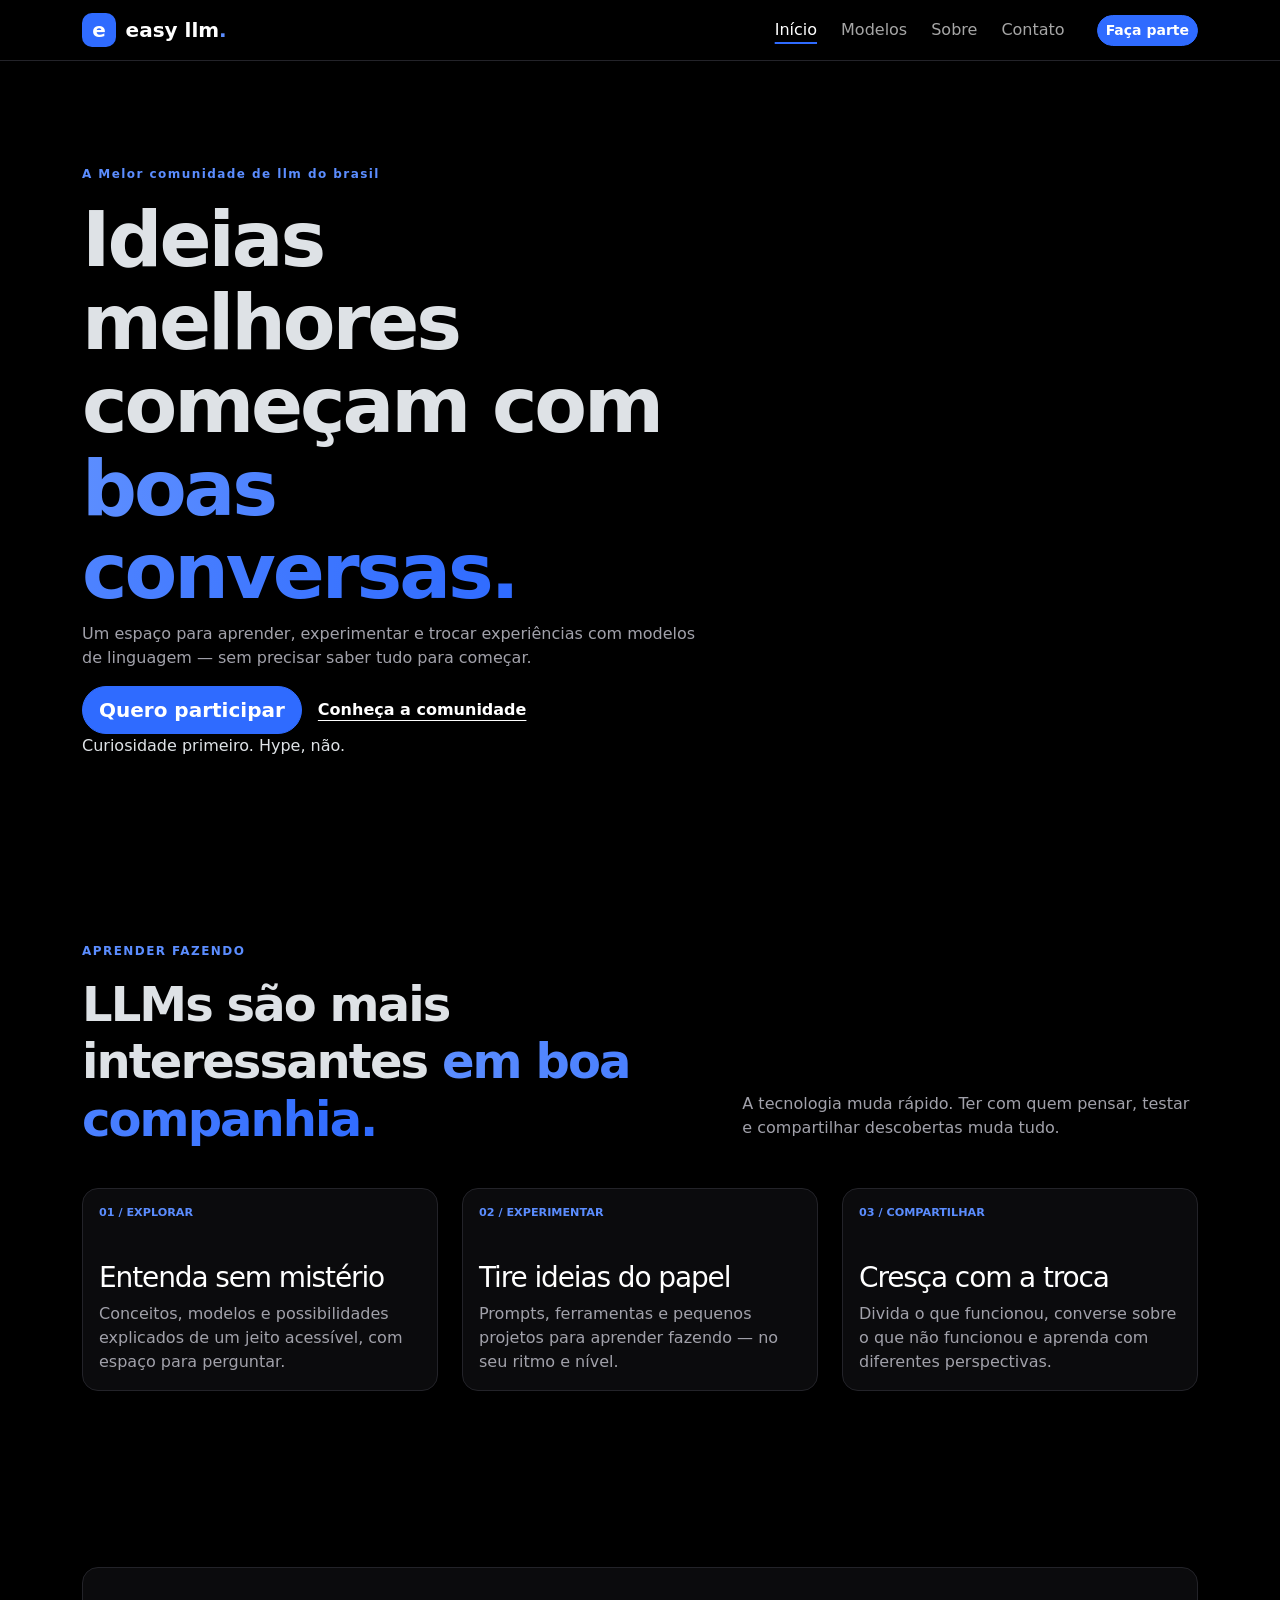
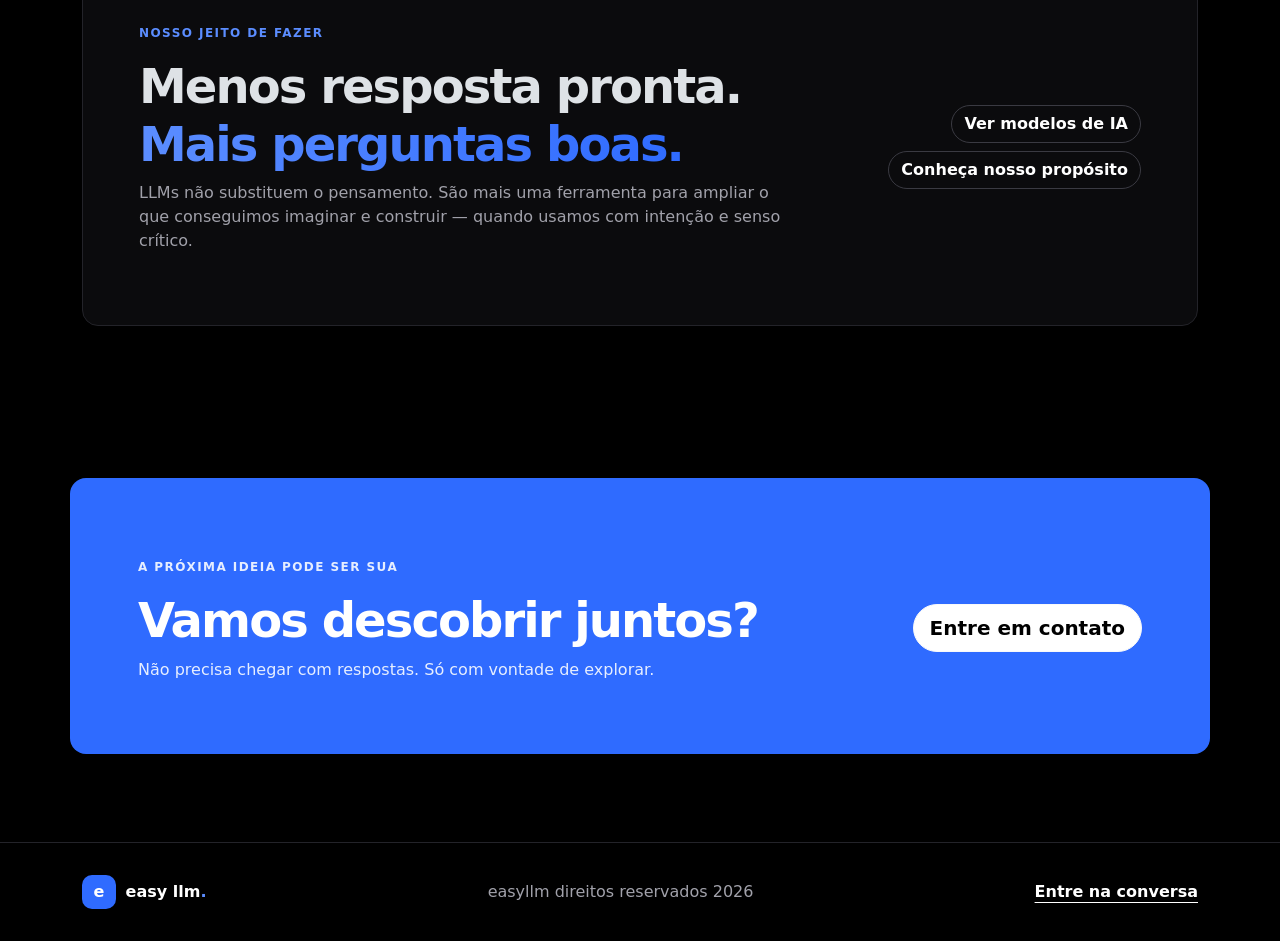
<file: index.html>
<!doctype html>
<html lang="pt-BR" data-bs-theme="dark">
<head>
  <meta charset="utf-8">
  <meta name="viewport" content="width=device-width, initial-scale=1">
  <meta name="description" content="easy llm: uma comunidade para aprender, experimentar e conversar sobre modelos de linguagem.">
  <title>easy llm — Comunidade de LLMs</title>
  <link href="https://cdn.jsdelivr.net/npm/bootstrap@5.3.3/dist/css/bootstrap.min.css" rel="stylesheet">
  <link href="css/style.css" rel="stylesheet">
</head>
<body>
  <nav class="navbar navbar-expand-lg sticky-top site-navbar" aria-label="Navegação principal">
    <div class="container">
      <a class="navbar-brand brand" href="index.html" aria-label="easy llm — página inicial">
        <span class="brand-mark" aria-hidden="true">e</span>
        <span>easy llm<span class="brand-period">.</span></span>
      </a>
      <button class="navbar-toggler" type="button" data-bs-toggle="collapse" data-bs-target="#menu-principal" aria-controls="menu-principal" aria-expanded="false" aria-label="Abrir menu">
        <span class="navbar-toggler-icon"></span>
      </button>
      <div class="collapse navbar-collapse" id="menu-principal">
        <ul class="navbar-nav ms-auto align-items-lg-center gap-lg-2">
          <li class="nav-item"><a class="nav-link active" href="index.html" aria-current="page">Início</a></li>
          <li class="nav-item"><a class="nav-link" href="modelos.html">Modelos</a></li>
          <li class="nav-item"><a class="nav-link" href="sobre.html">Sobre</a></li>
          <li class="nav-item"><a class="nav-link" href="contato.html">Contato</a></li>
          <li class="nav-item ms-lg-3"><a class="btn btn-brand btn-sm" href="contato.html#mensagem">Faça parte </a></li>
        </ul>
      </div>
    </div>
  </nav>

  <main id="conteudo">
    <header class="hero">
      <div class="container">
        <div class="row align-items-center g-5">
          <div class="col-lg-7">
            <p class="eyebrow">A Melor comunidade de llm do brasil</p>
            <h1>Ideias melhores começam com <span class="text-highlight">boas conversas.</span></h1>
            <p class="hero-copy">Um espaço para aprender, experimentar e trocar experiências com modelos de linguagem — sem precisar saber tudo para começar.</p>
            <div class="d-flex flex-wrap gap-3 align-items-center">
              <a class="btn btn-brand btn-lg" href="contato.html#mensagem">Quero participar</a>
              <a class="text-link" href="#comunidade">Conheça a comunidade</a>
            </div>
            <div class="hero-note"><span class="note-line" aria-hidden="true"></span> Curiosidade primeiro. Hype, não.</div>
          </div>
        </div>
      </div>
    </header>

    <section class="intro-section section-space" id="comunidade">
      <div class="container">
        <div class="section-heading row align-items-end g-3">
          <div class="col-lg-7">
            <p class="eyebrow">APRENDER FAZENDO</p>
            <h2>LLMs são mais interessantes <span class="text-highlight">em boa companhia.</span></h2>
          </div>
          <div class="col-lg-5"><p class="section-lead">A tecnologia muda rápido. Ter com quem pensar, testar e compartilhar descobertas muda tudo.</p></div>
        </div>
        <div class="row g-4 mt-2">
          <div class="col-md-4">
            <article class="card feature-card h-100">
              <div class="card-body">
                <span class="feature-number">01 / EXPLORAR</span>
                <h3 class="card-title">Entenda sem mistério</h3>
                <p class="card-text">Conceitos, modelos e possibilidades explicados de um jeito acessível, com espaço para perguntar.</p>
              </div>
            </article>
          </div>
          <div class="col-md-4">
            <article class="card feature-card h-100">
              <div class="card-body">
                <span class="feature-number">02 / EXPERIMENTAR</span>
                <h3 class="card-title">Tire ideias do papel</h3>
                <p class="card-text">Prompts, ferramentas e pequenos projetos para aprender fazendo — no seu ritmo e nível.</p>
              </div>
            </article>
          </div>
          <div class="col-md-4">
            <article class="card feature-card h-100">
              <div class="card-body">
                <span class="feature-number">03 / COMPARTILHAR</span>
                <h3 class="card-title">Cresça com a troca</h3>
                <p class="card-text">Divida o que funcionou, converse sobre o que não funcionou e aprenda com diferentes perspectivas.</p>
              </div>
            </article>
          </div>
        </div>
      </div>
    </section>

    <section class="manifesto-section section-space">
      <div class="container">
        <div class="manifesto-panel">
          <div class="row align-items-center g-4">
            <div class="col-lg-8">
              <p class="eyebrow">NOSSO JEITO DE FAZER</p>
              <h2>Menos resposta pronta.<br><span class="text-highlight">Mais perguntas boas.</span></h2>
              <p class="manifesto-copy">LLMs não substituem o pensamento. São mais uma ferramenta para ampliar o que conseguimos imaginar e construir — quando usamos com intenção e senso crítico.</p>
            </div>
            <div class="col-lg-4 text-lg-end">
              <a class="btn btn-outline-brand mb-2" href="modelos.html">Ver modelos de IA</a><br>
              <a class="btn btn-outline-brand" href="sobre.html">Conheça nosso propósito</a>
            </div>
          </div>
        </div>
      </div>
    </section>

    <section class="join-section section-space">
      <div class="container">
        <div class="join-panel row align-items-center g-4">
          <div class="col-lg-8">
            <p class="eyebrow">A PRÓXIMA IDEIA PODE SER SUA</p>
            <h2>Vamos descobrir juntos?</h2>
            <p>Não precisa chegar com respostas. Só com vontade de explorar.</p>
          </div>
          <div class="col-lg-4 text-lg-end"><a class="btn btn-light btn-lg join-button" href="contato.html#mensagem">Entre em contato</a></div>
        </div>
      </div>
    </section>
  </main>

  <footer class="site-footer">
    <div class="container d-flex flex-column flex-md-row justify-content-between align-items-md-center gap-3">
      <a class="brand footer-brand" href="index.html"><span class="brand-mark" aria-hidden="true">e</span><span>easy llm<span class="brand-period">.</span></span></a>
      <p class="footer-note mb-0">easyllm direitos reservados 2026</p>
      <a class="footer-link" href="contato.html">Entre na conversa </a>
    </div>
  </footer>

  <script src="https://cdn.jsdelivr.net/npm/bootstrap@5.3.3/dist/js/bootstrap.bundle.min.js"></script>
</body>
</html>
</file>
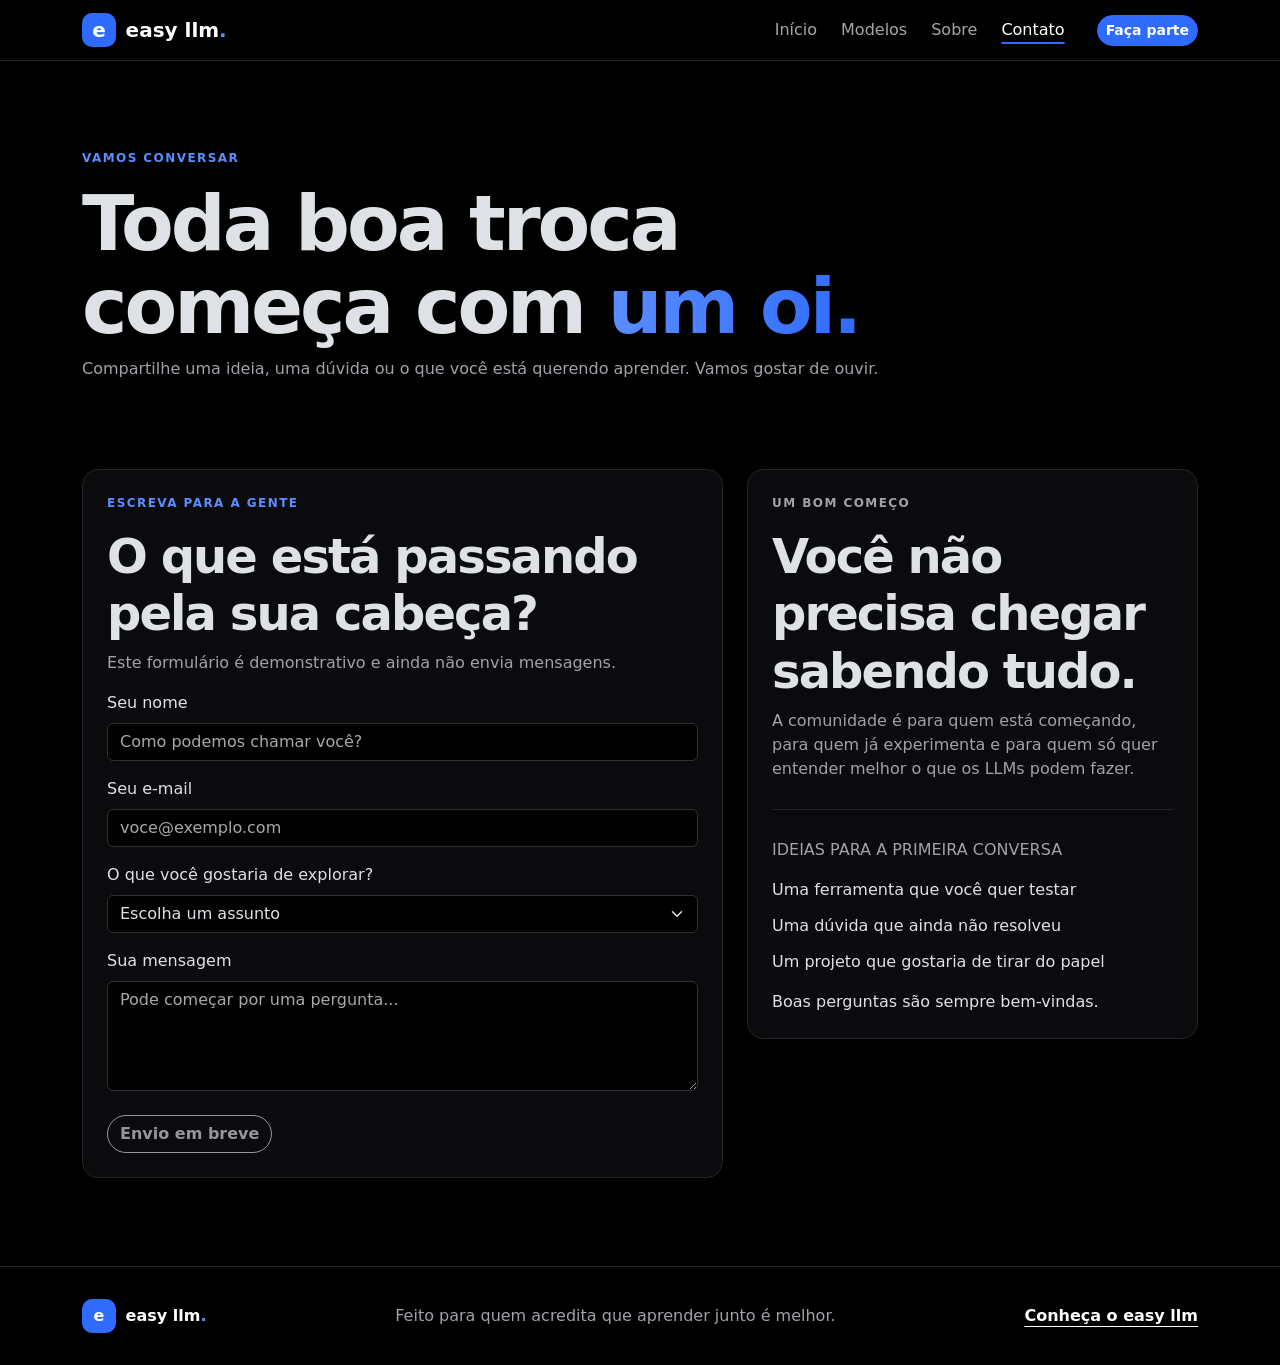
<file: contato.html>
<!doctype html>
<html lang="pt-BR" data-bs-theme="dark">
<head>
  <meta charset="utf-8">
  <meta name="viewport" content="width=device-width, initial-scale=1">
  <meta name="description" content="Entre em contato com a comunidade easy llm e conte o que você gostaria de explorar sobre LLMs.">
  <title>Contato — easy llm</title>
  <link href="https://cdn.jsdelivr.net/npm/bootstrap@5.3.3/dist/css/bootstrap.min.css" rel="stylesheet">
  <link href="css/style.css" rel="stylesheet">
</head>
<body>
  <a class="skip-link" href="#conteudo">Pular para o conteúdo</a>

  <nav class="navbar navbar-expand-lg sticky-top site-navbar" aria-label="Navegação principal">
    <div class="container">
      <a class="navbar-brand brand" href="index.html" aria-label="easy llm — página inicial">
        <span class="brand-mark" aria-hidden="true">e</span>
        <span>easy llm<span class="brand-period">.</span></span>
      </a>
      <button class="navbar-toggler" type="button" data-bs-toggle="collapse" data-bs-target="#menu-principal" aria-controls="menu-principal" aria-expanded="false" aria-label="Abrir menu">
        <span class="navbar-toggler-icon"></span>
      </button>
      <div class="collapse navbar-collapse" id="menu-principal">
        <ul class="navbar-nav ms-auto align-items-lg-center gap-lg-2">
          <li class="nav-item"><a class="nav-link" href="index.html">Início</a></li>
          <li class="nav-item"><a class="nav-link" href="modelos.html">Modelos</a></li>
          <li class="nav-item"><a class="nav-link" href="sobre.html">Sobre</a></li>
          <li class="nav-item"><a class="nav-link active" href="contato.html" aria-current="page">Contato</a></li>
          <li class="nav-item ms-lg-3"><a class="btn btn-brand btn-sm" href="#mensagem">Faça parte </a></li>
        </ul>
      </div>
    </div>
  </nav>

  <main id="conteudo">
    <header class="page-hero contact-hero">
      <div class="container">
        <p class="eyebrow"> VAMOS CONVERSAR</p>
        <h1>Toda boa troca começa com <span class="text-highlight">um oi.</span></h1>
        <p class="section-lead contact-lead">Compartilhe uma ideia, uma dúvida ou o que você está querendo aprender. Vamos gostar de ouvir.</p>
      </div>
    </header>

    <section class="contact-section section-space pt-0" id="mensagem">
      <div class="container">
        <div class="row g-4 align-items-start">
          <div class="col-lg-7">
            <div class="contact-card">
              <p class="eyebrow">ESCREVA PARA A GENTE</p>
              <h2>O que está passando pela sua cabeça?</h2>
              <p class="form-note">Este formulário é demonstrativo e ainda não envia mensagens.</p>
              <form>
                <div class="mb-3">
                  <label for="nome" class="form-label">Seu nome</label>
                  <input type="text" class="form-control" id="nome" name="nome" autocomplete="name" placeholder="Como podemos chamar você?">
                </div>
                <div class="mb-3">
                  <label for="email" class="form-label">Seu e-mail</label>
                  <input type="email" class="form-control" id="email" name="email" autocomplete="email" placeholder="voce@exemplo.com">
                </div>
                <div class="mb-3">
                  <label for="assunto" class="form-label">O que você gostaria de explorar?</label>
                  <select class="form-select" id="assunto" name="assunto">
                    <option selected disabled value="">Escolha um assunto</option>
                    <option value="comecar">Quero começar a aprender</option>
                    <option value="projeto">Tenho uma ideia de projeto</option>
                    <option value="trocar">Quero compartilhar experiências</option>
                    <option value="outro">Outro assunto</option>
                  </select>
                </div>
                <div class="mb-4">
                  <label for="mensagem-texto" class="form-label">Sua mensagem</label>
                  <textarea class="form-control" id="mensagem-texto" name="mensagem" rows="4" placeholder="Pode começar por uma pergunta..."></textarea>
                </div>
                <button class="btn btn-brand" type="button" disabled>Envio em breve </button>
              </form>
            </div>
          </div>
          <div class="col-lg-5">
            <aside class="contact-aside">
              <p class="eyebrow">UM BOM COMEÇO</p>
              <h2>Você não precisa chegar sabendo tudo.</h2>
              <p>A comunidade é para quem está começando, para quem já experimenta e para quem só quer entender melhor o que os LLMs podem fazer.</p>
              <div class="aside-divider"></div>
              <p class="aside-label">IDEIAS PARA A PRIMEIRA CONVERSA</p>
              <ul class="starter-list">
                <li>Uma ferramenta que você quer testar</li>
                <li>Uma dúvida que ainda não resolveu</li>
                <li>Um projeto que gostaria de tirar do papel</li>
              </ul>
              <div class="aside-stamp"> Boas perguntas são sempre bem-vindas.</div>
            </aside>
          </div>
        </div>
      </div>
    </section>
  </main>

  <footer class="site-footer">
    <div class="container d-flex flex-column flex-md-row justify-content-between align-items-md-center gap-3">
      <a class="brand footer-brand" href="index.html"><span class="brand-mark" aria-hidden="true">e</span><span>easy llm<span class="brand-period">.</span></span></a>
      <p class="footer-note mb-0">Feito para quem acredita que aprender junto é melhor.</p>
      <a class="footer-link" href="sobre.html">Conheça o easy llm</a>
    </div>
  </footer>

  <script src="https://cdn.jsdelivr.net/npm/bootstrap@5.3.3/dist/js/bootstrap.bundle.min.js"></script>
</body>
</html>
</file>
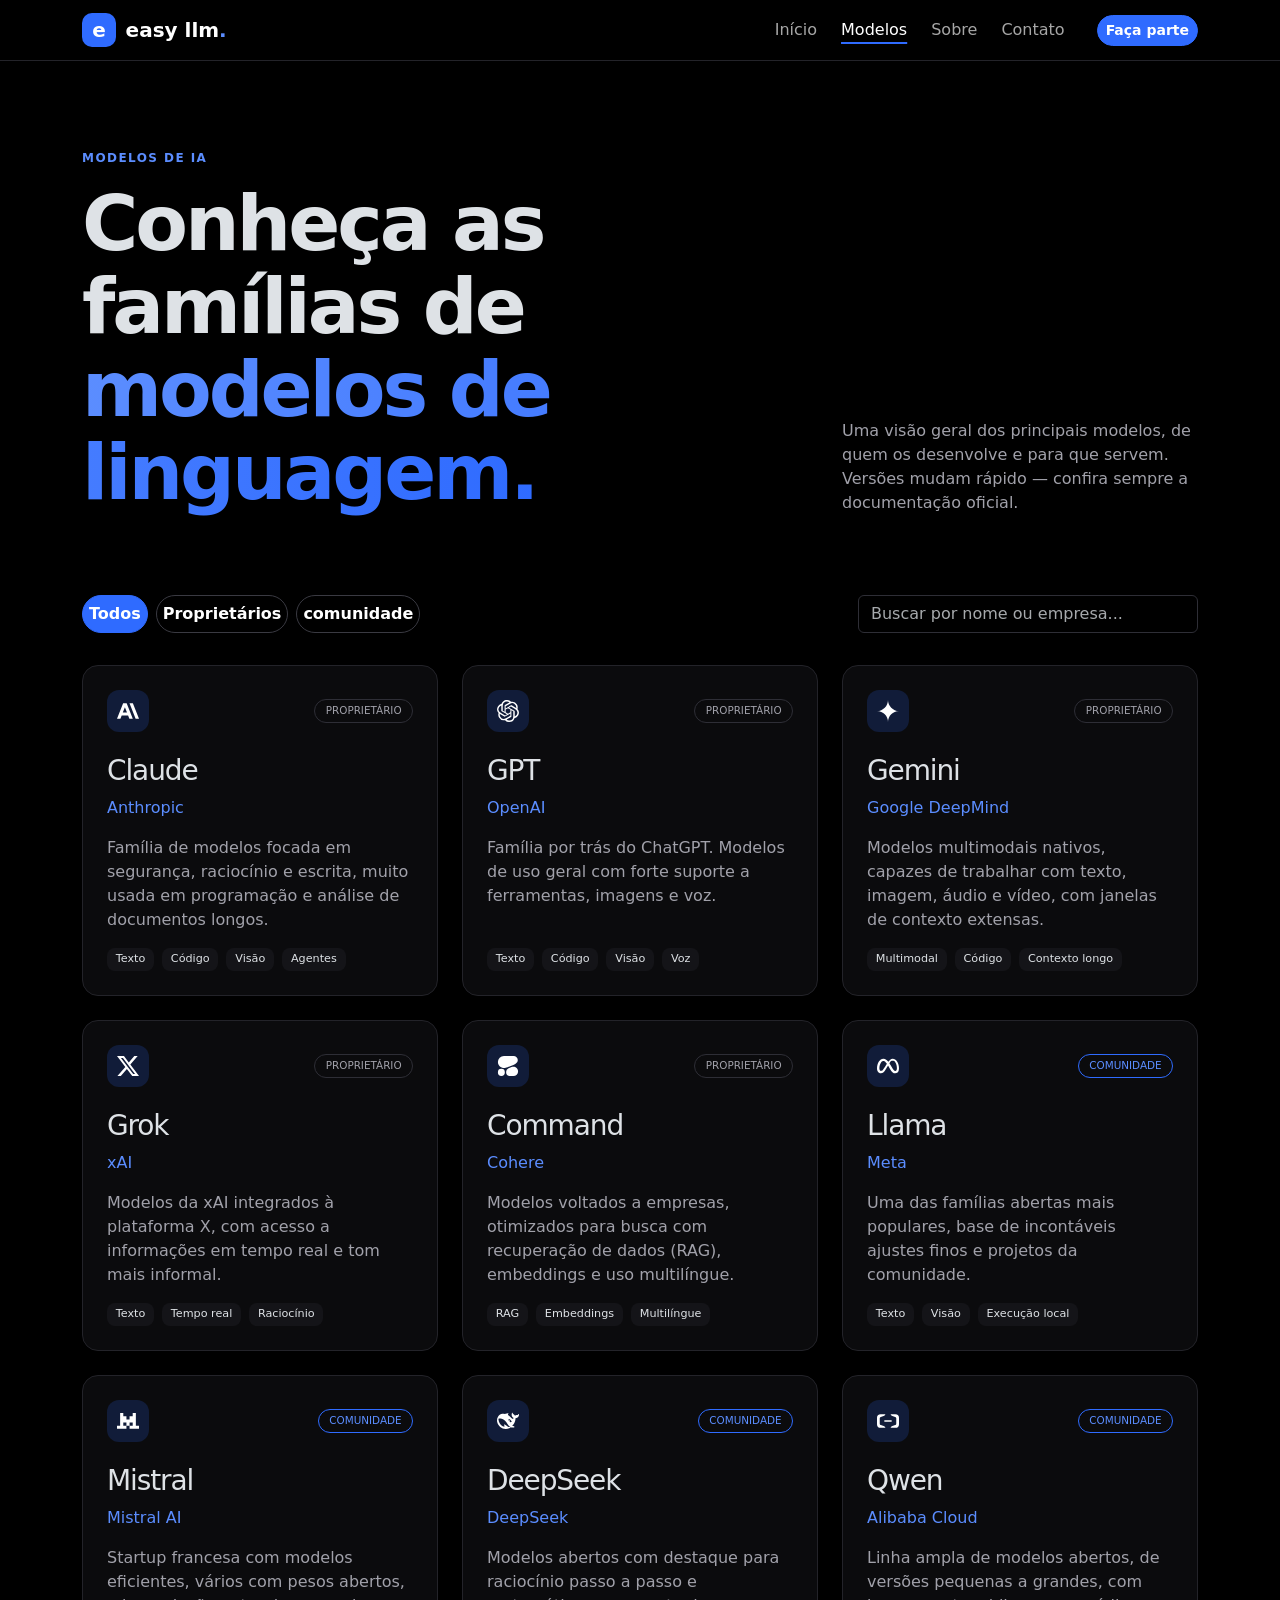
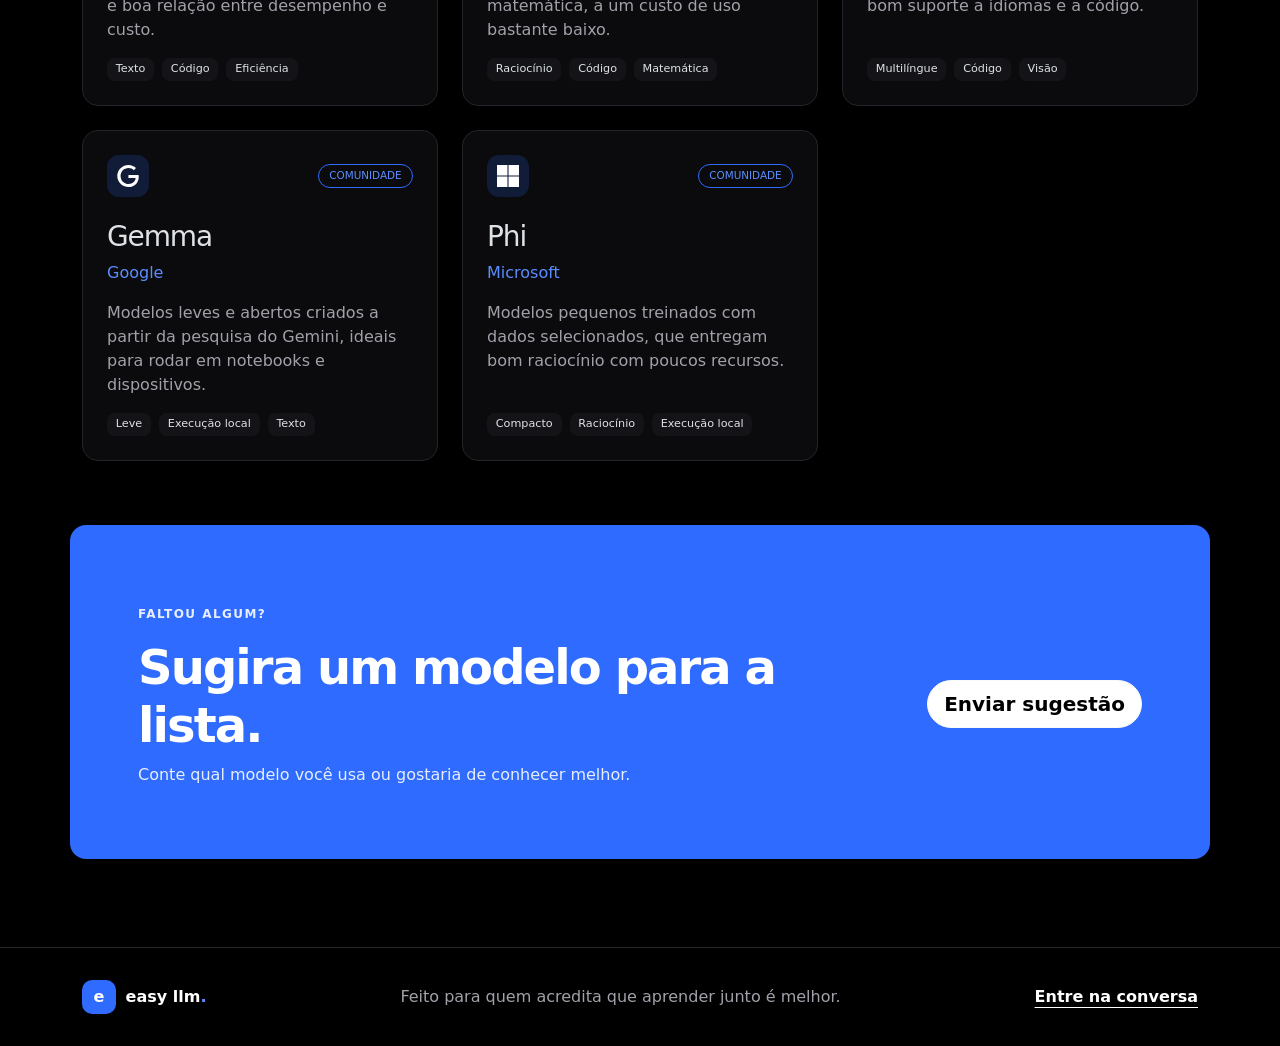
<file: modelos.html>
<!doctype html>
<html lang="pt-BR" data-bs-theme="dark">
<head>
  <meta charset="utf-8">
  <meta name="viewport" content="width=device-width, initial-scale=1">
  <meta name="description" content="Lista de modelos de inteligência artificial: proprietários e de pesos abertos, com empresa, descrição e usos.">
  <title>Modelos de IA — easy llm</title>
  <link href="https://cdn.jsdelivr.net/npm/bootstrap@5.3.3/dist/css/bootstrap.min.css" rel="stylesheet">
  <link href="css/style.css" rel="stylesheet">
</head>
<body>
  <a class="skip-link" href="#conteudo">Pular para o conteúdo</a>

  <nav class="navbar navbar-expand-lg sticky-top site-navbar" aria-label="Navegação principal">
    <div class="container">
      <a class="navbar-brand brand" href="index.html" aria-label="easy llm — página inicial">
        <span class="brand-mark" aria-hidden="true">e</span>
        <span>easy llm<span class="brand-period">.</span></span>
      </a>
      <button class="navbar-toggler" type="button" data-bs-toggle="collapse" data-bs-target="#menu-principal" aria-controls="menu-principal" aria-expanded="false" aria-label="Abrir menu">
        <span class="navbar-toggler-icon"></span>
      </button>
      <div class="collapse navbar-collapse" id="menu-principal">
        <ul class="navbar-nav ms-auto align-items-lg-center gap-lg-2">
          <li class="nav-item"><a class="nav-link" href="index.html">Início</a></li>
          <li class="nav-item"><a class="nav-link active" href="modelos.html" aria-current="page">Modelos</a></li>
          <li class="nav-item"><a class="nav-link" href="sobre.html">Sobre</a></li>
          <li class="nav-item"><a class="nav-link" href="contato.html">Contato</a></li>
          <li class="nav-item ms-lg-3"><a class="btn btn-brand btn-sm" href="contato.html#mensagem">Faça parte </a></li>
        </ul>
      </div>
    </div>
  </nav>

  <main id="conteudo">
    <header class="page-hero">
      <div class="container">
        <p class="eyebrow">MODELOS DE IA</p>
        <div class="row align-items-end g-4">
          <div class="col-lg-8">
            <h1>Conheça as famílias de <span class="text-highlight">modelos de linguagem.</span></h1>
          </div>
          <div class="col-lg-4"><p class="section-lead mb-2">Uma visão geral dos principais modelos, de quem os desenvolve e para que servem. Versões mudam rápido — confira sempre a documentação oficial.</p></div>
        </div>
      </div>
    </header>

    <section class="section-space pt-0">
      <div class="container">
        <div class="models-toolbar">
          <div class="filter-group" role="group" aria-label="Filtrar por tipo">
            <button type="button" class="filter-btn is-active" data-filter="todos" aria-pressed="true">Todos</button>
            <button type="button" class="filter-btn" data-filter="proprietario" aria-pressed="false">Proprietários</button>
            <button type="button" class="filter-btn" data-filter="aberto" aria-pressed="false">comunidade</button>
          </div>
          <div class="model-search">
            <label class="visually-hidden" for="busca-modelo">Buscar modelo</label>
            <input type="search" class="form-control" id="busca-modelo" placeholder="Buscar por nome ou empresa...">
          </div>
        </div>

        <div class="row g-4" id="lista-modelos">
          <div class="col-md-6 col-lg-4" data-tipo="proprietario">
            <article class="model-card">
              <div class="model-head"><span class="model-logo"><img src="img/anthropic.svg" alt="" width="22" height="22" loading="lazy"></span><span class="model-badge">Proprietário</span></div>
              <h3>Claude</h3>
              <p class="model-maker">Anthropic</p>
              <p class="model-desc">Família de modelos focada em segurança, raciocínio e escrita, muito usada em programação e análise de documentos longos.</p>
              <ul class="model-tags"><li>Texto</li><li>Código</li><li>Visão</li><li>Agentes</li></ul>
            </article>
          </div>
          <div class="col-md-6 col-lg-4" data-tipo="proprietario">
            <article class="model-card">
              <div class="model-head"><span class="model-logo"><img src="img/openai.svg" alt="" width="22" height="22" loading="lazy"></span><span class="model-badge">Proprietário</span></div>
              <h3>GPT</h3>
              <p class="model-maker">OpenAI</p>
              <p class="model-desc">Família por trás do ChatGPT. Modelos de uso geral com forte suporte a ferramentas, imagens e voz.</p>
              <ul class="model-tags"><li>Texto</li><li>Código</li><li>Visão</li><li>Voz</li></ul>
            </article>
          </div>
          <div class="col-md-6 col-lg-4" data-tipo="proprietario">
            <article class="model-card">
              <div class="model-head"><span class="model-logo"><img src="img/googlegemini.svg" alt="" width="22" height="22" loading="lazy"></span><span class="model-badge">Proprietário</span></div>
              <h3>Gemini</h3>
              <p class="model-maker">Google DeepMind</p>
              <p class="model-desc">Modelos multimodais nativos, capazes de trabalhar com texto, imagem, áudio e vídeo, com janelas de contexto extensas.</p>
              <ul class="model-tags"><li>Multimodal</li><li>Código</li><li>Contexto longo</li></ul>
            </article>
          </div>
          <div class="col-md-6 col-lg-4" data-tipo="proprietario">
            <article class="model-card">
              <div class="model-head"><span class="model-logo"><img src="img/x.svg" alt="" width="22" height="22" loading="lazy"></span><span class="model-badge">Proprietário</span></div>
              <h3>Grok</h3>
              <p class="model-maker">xAI</p>
              <p class="model-desc">Modelos da xAI integrados à plataforma X, com acesso a informações em tempo real e tom mais informal.</p>
              <ul class="model-tags"><li>Texto</li><li>Tempo real</li><li>Raciocínio</li></ul>
            </article>
          </div>
          <div class="col-md-6 col-lg-4" data-tipo="proprietario">
            <article class="model-card">
              <div class="model-head"><span class="model-logo"><img src="img/cohere.svg" alt="" width="22" height="22" loading="lazy"></span><span class="model-badge">Proprietário</span></div>
              <h3>Command</h3>
              <p class="model-maker">Cohere</p>
              <p class="model-desc">Modelos voltados a empresas, otimizados para busca com recuperação de dados (RAG), embeddings e uso multilíngue.</p>
              <ul class="model-tags"><li>RAG</li><li>Embeddings</li><li>Multilíngue</li></ul>
            </article>
          </div>
          <div class="col-md-6 col-lg-4" data-tipo="aberto">
            <article class="model-card">
              <div class="model-head"><span class="model-logo"><img src="img/meta.svg" alt="" width="22" height="22" loading="lazy"></span><span class="model-badge is-open">comunidade</span></div>
              <h3>Llama</h3>
              <p class="model-maker">Meta</p>
              <p class="model-desc">Uma das famílias abertas mais populares, base de incontáveis ajustes finos e projetos da comunidade.</p>
              <ul class="model-tags"><li>Texto</li><li>Visão</li><li>Execução local</li></ul>
            </article>
          </div>
          <div class="col-md-6 col-lg-4" data-tipo="aberto">
            <article class="model-card">
              <div class="model-head"><span class="model-logo"><img src="img/mistral.svg" alt="" width="22" height="22" loading="lazy"></span><span class="model-badge is-open">comunidade</span></div>
              <h3>Mistral</h3>
              <p class="model-maker">Mistral AI</p>
              <p class="model-desc">Startup francesa com modelos eficientes, vários com pesos abertos, e boa relação entre desempenho e custo.</p>
              <ul class="model-tags"><li>Texto</li><li>Código</li><li>Eficiência</li></ul>
            </article>
          </div>
          <div class="col-md-6 col-lg-4" data-tipo="aberto">
            <article class="model-card">
              <div class="model-head"><span class="model-logo"><img src="img/deepseek.svg" alt="" width="22" height="22" loading="lazy"></span><span class="model-badge is-open">comunidade</span></div>
              <h3>DeepSeek</h3>
              <p class="model-maker">DeepSeek</p>
              <p class="model-desc">Modelos abertos com destaque para raciocínio passo a passo e matemática, a um custo de uso bastante baixo.</p>
              <ul class="model-tags"><li>Raciocínio</li><li>Código</li><li>Matemática</li></ul>
            </article>
          </div>
          <div class="col-md-6 col-lg-4" data-tipo="aberto">
            <article class="model-card">
              <div class="model-head"><span class="model-logo"><img src="img/alibabacloud.svg" alt="" width="22" height="22" loading="lazy"></span><span class="model-badge is-open">comunidade</span></div>
              <h3>Qwen</h3>
              <p class="model-maker">Alibaba Cloud</p>
              <p class="model-desc">Linha ampla de modelos abertos, de versões pequenas a grandes, com bom suporte a idiomas e a código.</p>
              <ul class="model-tags"><li>Multilíngue</li><li>Código</li><li>Visão</li></ul>
            </article>
          </div>
          <div class="col-md-6 col-lg-4" data-tipo="aberto">
            <article class="model-card">
              <div class="model-head"><span class="model-logo"><img src="img/google.svg" alt="" width="22" height="22" loading="lazy"></span><span class="model-badge is-open">comunidade</span></div>
              <h3>Gemma</h3>
              <p class="model-maker">Google</p>
              <p class="model-desc">Modelos leves e abertos criados a partir da pesquisa do Gemini, ideais para rodar em notebooks e dispositivos.</p>
              <ul class="model-tags"><li>Leve</li><li>Execução local</li><li>Texto</li></ul>
            </article>
          </div>
          <div class="col-md-6 col-lg-4" data-tipo="aberto">
            <article class="model-card">
              <div class="model-head"><span class="model-logo"><img src="img/microsoft.svg" alt="" width="22" height="22" loading="lazy"></span><span class="model-badge is-open">comunidade</span></div>
              <h3>Phi</h3>
              <p class="model-maker">Microsoft</p>
              <p class="model-desc">Modelos pequenos treinados com dados selecionados, que entregam bom raciocínio com poucos recursos.</p>
              <ul class="model-tags"><li>Compacto</li><li>Raciocínio</li><li>Execução local</li></ul>
            </article>
          </div>
        </div>

        <p class="models-empty" id="sem-resultados" hidden>Nenhum modelo encontrado para essa busca.</p>
      </div>
    </section>

    <section class="join-section section-space pt-0">
      <div class="container">
        <div class="join-panel row align-items-center g-4">
          <div class="col-lg-8">
            <p class="eyebrow">FALTOU ALGUM?</p>
            <h2>Sugira um modelo para a lista.</h2>
            <p>Conte qual modelo você usa ou gostaria de conhecer melhor.</p>
          </div>
          <div class="col-lg-4 text-lg-end"><a class="btn btn-light btn-lg join-button" href="contato.html#mensagem">Enviar sugestão </a></div>
        </div>
      </div>
    </section>
  </main>

  <footer class="site-footer">
    <div class="container d-flex flex-column flex-md-row justify-content-between align-items-md-center gap-3">
      <a class="brand footer-brand" href="index.html"><span class="brand-mark" aria-hidden="true">e</span><span>easy llm<span class="brand-period">.</span></span></a>
      <p class="footer-note mb-0">Feito para quem acredita que aprender junto é melhor.</p>
      <a class="footer-link" href="contato.html">Entre na conversa</a>
    </div>
  </footer>

  <script src="https://cdn.jsdelivr.net/npm/bootstrap@5.3.3/dist/js/bootstrap.bundle.min.js"></script>
  <script>
    (function () {
      var cards = Array.prototype.slice.call(document.querySelectorAll("#lista-modelos > [data-tipo]"));
      var buttons = document.querySelectorAll(".filter-btn");
      var search = document.getElementById("busca-modelo");
      var empty = document.getElementById("sem-resultados");
      var filter = "todos";

      function apply() {
        var term = search.value.trim().toLowerCase();
        var visible = 0;
        cards.forEach(function (card) {
          var match = (filter === "todos" || card.dataset.tipo === filter) &&
            (!term || card.textContent.toLowerCase().indexOf(term) !== -1);
          card.hidden = !match;
          if (match) visible++;
        });
        empty.hidden = visible > 0;
      }

      buttons.forEach(function (btn) {
        btn.addEventListener("click", function () {
          filter = btn.dataset.filter;
          buttons.forEach(function (b) {
            var on = b === btn;
            b.classList.toggle("is-active", on);
            b.setAttribute("aria-pressed", on);
          });
          apply();
        });
      });
      search.addEventListener("input", apply);
    })();
  </script>
</body>
</html>
</file>
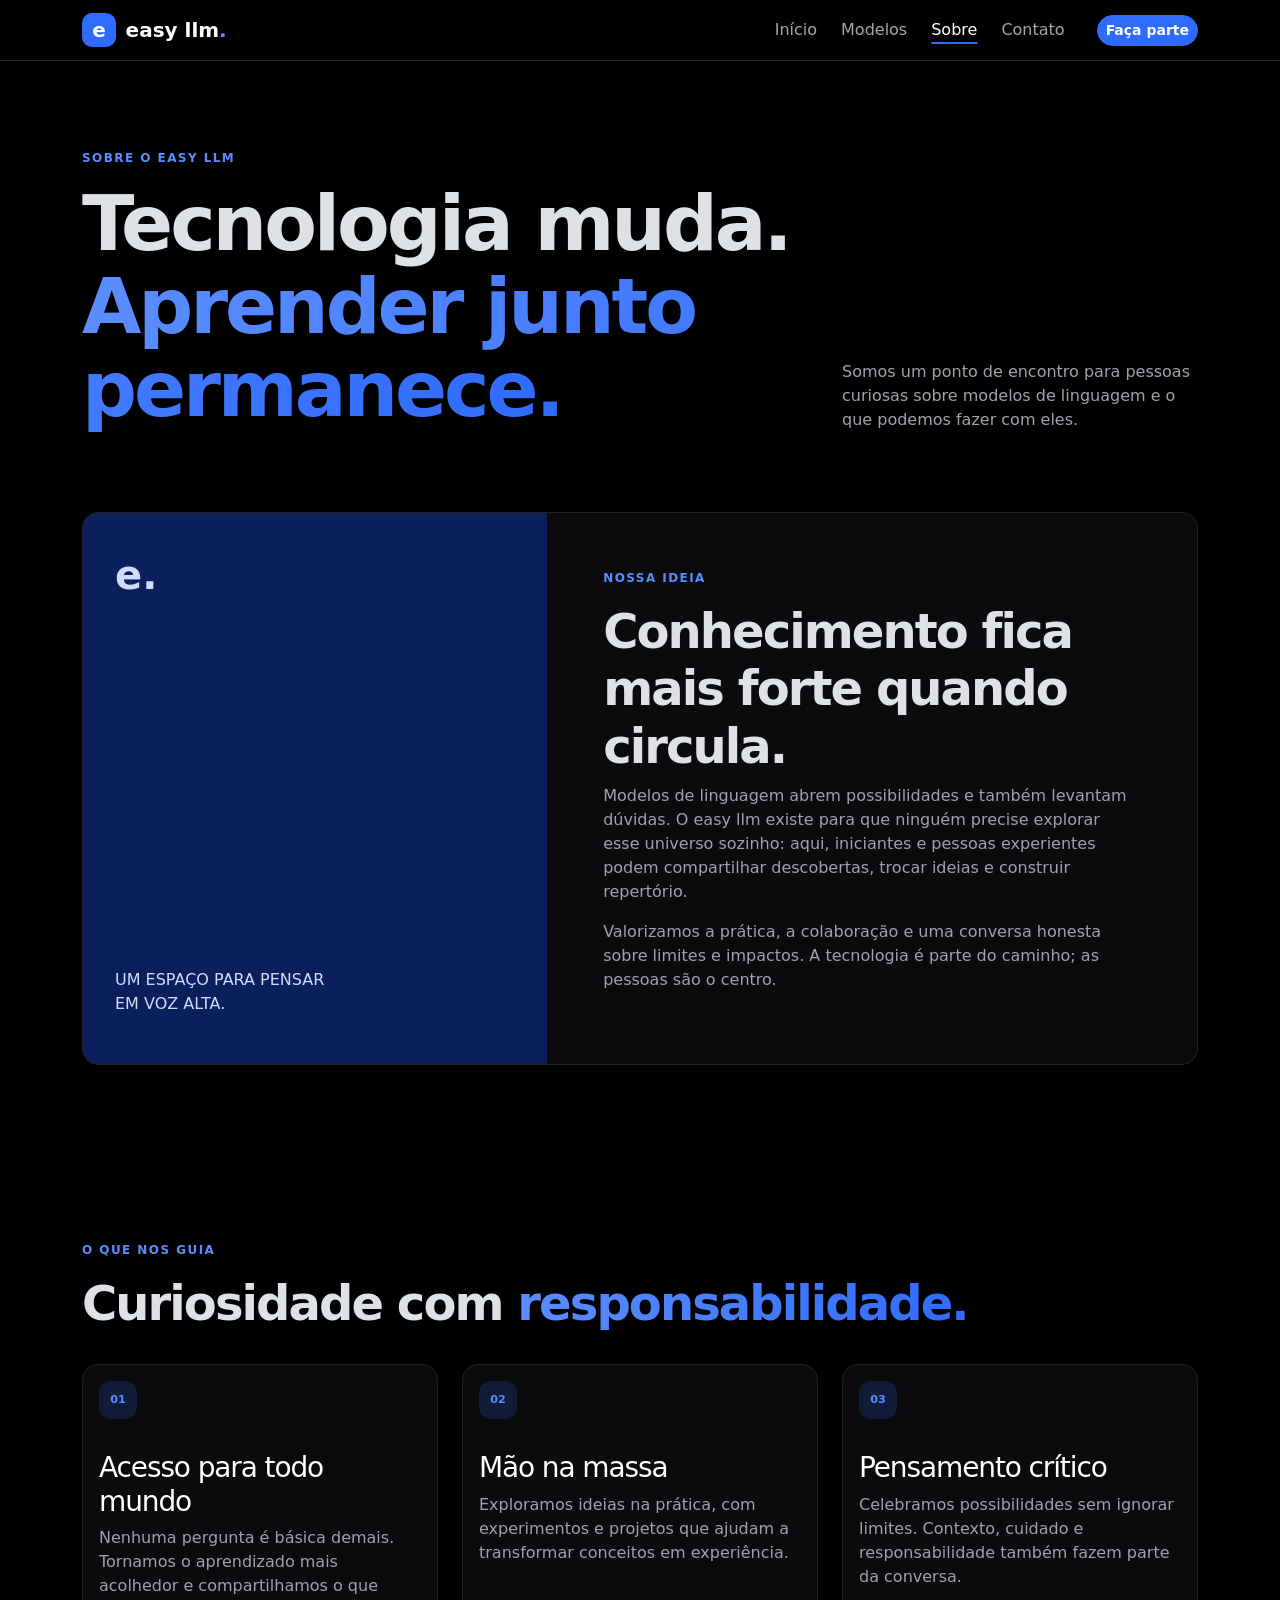
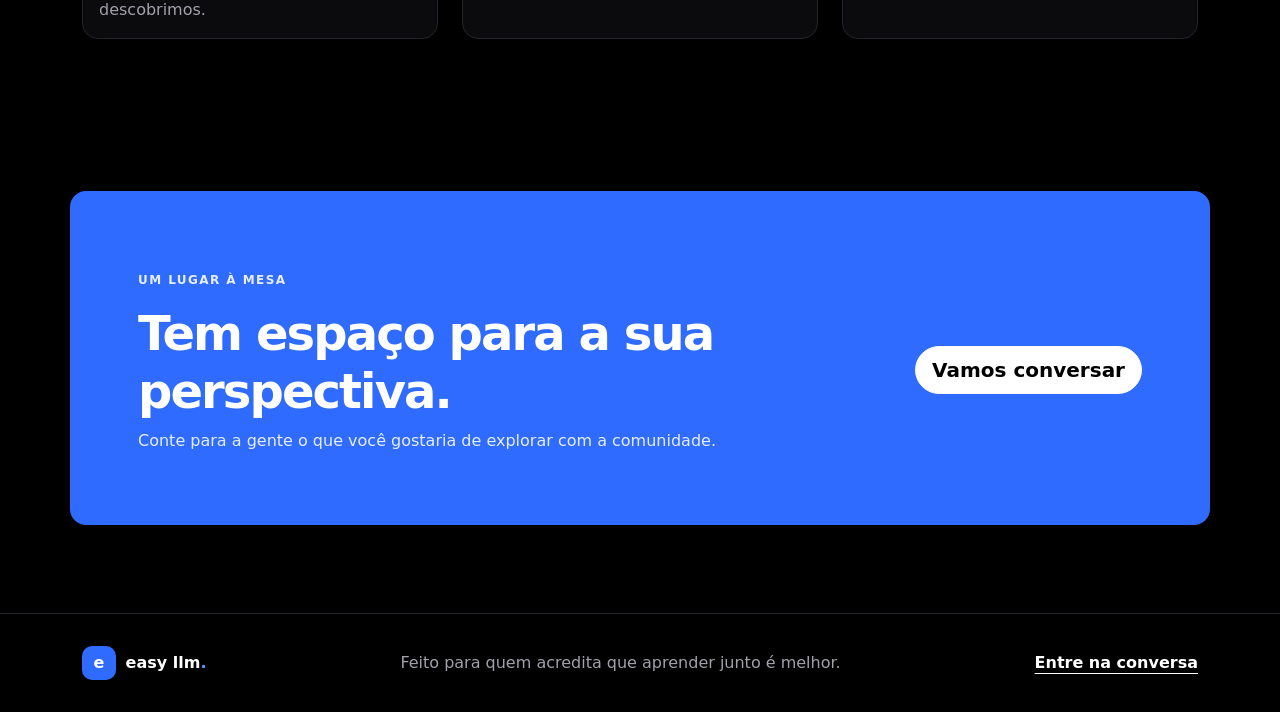
<file: sobre.html>
<!doctype html>
<html lang="pt-BR" data-bs-theme="dark">
<head>
  <meta charset="utf-8">
  <meta name="viewport" content="width=device-width, initial-scale=1">
  <meta name="description" content="Conheça o propósito e os princípios da comunidade easy llm, dedicada a modelos de linguagem.">
  <title>Sobre — easy llm</title>
  <link href="https://cdn.jsdelivr.net/npm/bootstrap@5.3.3/dist/css/bootstrap.min.css" rel="stylesheet">
  <link href="css/style.css" rel="stylesheet">
</head>
<body>
  <a class="skip-link" href="#conteudo">Pular para o conteúdo</a>

  <nav class="navbar navbar-expand-lg sticky-top site-navbar" aria-label="Navegação principal">
    <div class="container">
      <a class="navbar-brand brand" href="index.html" aria-label="easy llm — página inicial">
        <span class="brand-mark" aria-hidden="true">e</span>
        <span>easy llm<span class="brand-period">.</span></span>
      </a>
      <button class="navbar-toggler" type="button" data-bs-toggle="collapse" data-bs-target="#menu-principal" aria-controls="menu-principal" aria-expanded="false" aria-label="Abrir menu">
        <span class="navbar-toggler-icon"></span>
      </button>
      <div class="collapse navbar-collapse" id="menu-principal">
        <ul class="navbar-nav ms-auto align-items-lg-center gap-lg-2">
          <li class="nav-item"><a class="nav-link" href="index.html">Início</a></li>
          <li class="nav-item"><a class="nav-link" href="modelos.html">Modelos</a></li>
          <li class="nav-item"><a class="nav-link active" href="sobre.html" aria-current="page">Sobre</a></li>
          <li class="nav-item"><a class="nav-link" href="contato.html">Contato</a></li>
          <li class="nav-item ms-lg-3"><a class="btn btn-brand btn-sm" href="contato.html#mensagem">Faça parte</a></li>
        </ul>
      </div>
    </div>
  </nav>

  <main id="conteudo">
    <header class="page-hero">
      <div class="container">
        <p class="eyebrow"></span> SOBRE O EASY LLM</p>
        <div class="row align-items-end g-4">
          <div class="col-lg-8">
            <h1>Tecnologia muda.<br><span class="text-highlight">Aprender junto permanece.</span></h1>
          </div>
          <div class="col-lg-4"><p class="section-lead mb-2">Somos um ponto de encontro para pessoas curiosas sobre modelos de linguagem e o que podemos fazer com eles.</p></div>
        </div>
      </div>
    </header>

    <section class="about-story section-space pt-0">
      <div class="container">
        <div class="story-panel row g-0 align-items-stretch">
          <div class="col-lg-5 story-side">
            <span class="story-mark" aria-hidden="true">e.</span>
            <p>UM ESPAÇO PARA PENSAR<br>EM VOZ ALTA.</p>
          </div>
          <div class="col-lg-7 story-content">
            <p class="eyebrow">NOSSA IDEIA</p>
            <h2>Conhecimento fica mais forte quando circula.</h2>
            <p>Modelos de linguagem abrem possibilidades e também levantam dúvidas. O easy llm existe para que ninguém precise explorar esse universo sozinho: aqui, iniciantes e pessoas experientes podem compartilhar descobertas, trocar ideias e construir repertório.</p>
            <p>Valorizamos a prática, a colaboração e uma conversa honesta sobre limites e impactos. A tecnologia é parte do caminho; as pessoas são o centro.</p>
          </div>
        </div>
      </div>
    </section>

    <section class="values-section section-space">
      <div class="container">
        <div class="section-heading">
          <p class="eyebrow">O QUE NOS GUIA</p>
          <h2>Curiosidade com <span class="text-highlight">responsabilidade.</span></h2>
        </div>
        <div class="row g-4 mt-2">
          <div class="col-md-4">
            <article class="card value-card h-100">
              <div class="card-body">
                <span class="value-index">01</span>
                <h3 class="card-title">Acesso para todo mundo</h3>
                <p class="card-text">Nenhuma pergunta é básica demais. Tornamos o aprendizado mais acolhedor e compartilhamos o que descobrimos.</p>
              </div>
            </article>
          </div>
          <div class="col-md-4">
            <article class="card value-card h-100">
              <div class="card-body">
                <span class="value-index">02</span>
                <h3 class="card-title">Mão na massa</h3>
                <p class="card-text">Exploramos ideias na prática, com experimentos e projetos que ajudam a transformar conceitos em experiência.</p>
              </div>
            </article>
          </div>
          <div class="col-md-4">
            <article class="card value-card h-100">
              <div class="card-body">
                <span class="value-index">03</span>
                <h3 class="card-title">Pensamento crítico</h3>
                <p class="card-text">Celebramos possibilidades sem ignorar limites. Contexto, cuidado e responsabilidade também fazem parte da conversa.</p>
              </div>
            </article>
          </div>
        </div>
      </div>
    </section>

    <section class="join-section section-space">
      <div class="container">
        <div class="join-panel row align-items-center g-4">
          <div class="col-lg-8">
            <p class="eyebrow">UM LUGAR À MESA</p>
            <h2>Tem espaço para a sua perspectiva.</h2>
            <p>Conte para a gente o que você gostaria de explorar com a comunidade.</p>
          </div>
          <div class="col-lg-4 text-lg-end"><a class="btn btn-light btn-lg join-button" href="contato.html#mensag00em">Vamos conversar </a></div>
        </div>
      </div>
    </section>
  </main>

  <footer class="site-footer">
    <div class="container d-flex flex-column flex-md-row justify-content-between align-items-md-center gap-3">
      <a class="brand footer-brand" href="index.html"><span class="brand-mark" aria-hidden="true">e</span><span>easy llm<span class="brand-period">.</span></span></a>
      <p class="footer-note mb-0">Feito para quem acredita que aprender junto é melhor.</p>
      <a class="footer-link" href="contato.html">Entre na conversa</a>
    </div>
  </footer>

  <script src="https://cdn.jsdelivr.net/npm/bootstrap@5.3.3/dist/js/bootstrap.bundle.min.js"></script>
</body>
</html>
</file>
<file: css/style.css>
:root {
    --blue: #2f6bff;
    --blue-light: #5b8dff;
    --muted: #a1a1aa;
    --surface: #0b0b0d;
    --line: #232329;
}

[data-bs-theme="dark"] {
    --bs-body-bg: #000;
    --bs-border-color: var(--line);
    --bs-link-color: var(--blue-light);
    --bs-link-hover-color: #fff;
}

html {
    scroll-behavior: smooth;
    scroll-padding-top: 6rem;
}

h1,
h2,
h3 {
    letter-spacing: -0.04em;
}

:focus-visible {
    outline: 2px solid var(--blue-light);
    outline-offset: 3px;
}

/* Layout */
.skip-link {
    position: absolute;
    z-index: 1100;
    top: .75rem;
    left: .75rem;
    padding: .6rem 1rem;
    transform: translateY(-180%);
    background: var(--blue);
    color: #fff;
}

.skip-link:focus {
    transform: none;
}

.site-navbar {
    border-bottom: 1px solid var(--line);
    background: rgb(0 0 0 / 85%);
    backdrop-filter: blur(14px);
}

.site-navbar .nav-link.active {
    text-decoration: underline var(--blue) 2px;
    text-underline-offset: 7px;
}

.site-footer {
    padding: 2rem 0;
    border-top: 1px solid var(--line);
}

.hero {
    padding: 6.5rem 0 6rem;
}

.page-hero {
    padding: 5.5rem 0 4.5rem;
}

.section-space {
    padding: 5.5rem 0;
}

/* Brand */
.brand {
    display: inline-flex;
    align-items: center;
    gap: .6rem;
    color: #fff;
    font-weight: 800;
    text-decoration: none;
}

.brand:hover {
    color: #fff;
}

.brand-mark {
    display: inline-grid;
    width: 34px;
    height: 34px;
    place-items: center;
    border-radius: 10px;
    background: var(--blue);
}

.brand-period,
.eyebrow,
.model-maker {
    color: var(--blue-light);
}

/* Text */
.eyebrow {
    font-size: .75rem;
    font-weight: 700;
    letter-spacing: .12em;
}

.hero h1,
.page-hero h1 {
    max-width: 780px;
    font-size: clamp(2.8rem, 6vw, 4.8rem);
    font-weight: 700;
    line-height: 1.08;
}

.section-heading h2,
.manifesto-panel h2,
.join-panel h2,
.story-content h2,
.contact-card h2,
.contact-aside h2 {
    font-size: clamp(2rem, 4vw, 3rem);
    font-weight: 700;
}

.text-highlight {
    background: linear-gradient(90deg, var(--blue-light), var(--blue));
    -webkit-background-clip: text;
    background-clip: text;
    color: transparent;
}

.hero-copy,
.section-lead,
.manifesto-copy,
.footer-note,
.form-note,
.model-desc,
.card-text,
.story-content p:not(.eyebrow),
.contact-aside>p {
    color: var(--muted);
}

.text-link,
.footer-link {
    color: #fff;
    font-weight: 700;
    text-underline-offset: 5px;
}

/* Buttons */
.btn-brand,
.btn-outline-brand,
.join-button,
.filter-btn {
    border-radius: 999px;
    font-weight: 700;
}

.btn-brand,
.filter-btn.is-active {
    border: 1px solid var(--blue);
    background: var(--blue);
    color: #fff;
}

.btn-brand:hover,
.btn-outline-brand:hover,
.filter-btn:hover {
    border-color: var(--blue-light);
    background: var(--blue-light);
    color: #fff;
}

.btn-outline-brand,
.filter-btn {
    border: 1px solid #3a3a42;
    background: none;
    color: #fff;
}

.join-button {
    background: #fff;
    color: #000;
}

/* Cards and panels */
.feature-card,
.value-card,
.model-card,
.manifesto-panel,
.story-panel,
.contact-card,
.contact-aside {
    overflow: hidden;
    border: 1px solid var(--line);
    border-radius: 16px;
    background: var(--surface);
}

.feature-card:hover,
.value-card:hover,
.model-card:hover {
    border-color: var(--blue);
}

.feature-card .card-body,
.value-card .card-body {
    background: none;
    color: #fff;
}

.manifesto-panel,
.join-panel,
.story-content {
    padding: clamp(2rem, 5vw, 3.5rem);
}

.contact-card,
.contact-aside,
.model-card {
    padding: 1.5rem;
}

.join-panel {
    border-radius: 16px;
    background: var(--blue);
    color: #fff;
}

.join-panel .eyebrow,
.join-panel p {
    color: #e6eeff;
}

.story-side {
    display: flex;
    min-height: 320px;
    flex-direction: column;
    justify-content: space-between;
    padding: 2rem;
    background: #0b1f5c;
    color: #cfdcff;
}

.story-mark {
    font-size: 2.5rem;
    font-weight: 800;
}

.contact-aside {
    position: sticky;
    top: 6.5rem;
}

.aside-divider {
    height: 1px;
    margin: 1.75rem 0;
    background: var(--line);
}

.starter-list {
    display: grid;
    gap: .75rem;
    padding: 0;
    list-style: none;
}

.feature-number,
.value-index {
    color: var(--blue-light);
    font-size: .7rem;
    font-weight: 700;
}

.feature-number {
    display: block;
    margin-bottom: 2.4rem;
}

.value-index {
    display: grid;
    width: 38px;
    height: 38px;
    margin-bottom: 2rem;
    place-items: center;
    border-radius: 12px;
    background: rgb(47 107 255 / 18%);
}

/* Forms */
.form-control,
.form-select {
    background-color: #000;
    border-color: #2e2e36;
}

.form-control:focus,
.form-select:focus {
    background-color: #000;
    border-color: var(--blue);
    box-shadow: 0 0 0 .2rem rgb(47 107 255 / 18%);
}

/* Models */
.models-toolbar {
    display: flex;
    flex-wrap: wrap;
    justify-content: space-between;
    gap: 1rem;
    margin-bottom: 2rem;
}

.model-search {
    width: min(100%, 340px);
}

.filter-group,
.model-tags,
.model-head {
    display: flex;
    flex-wrap: wrap;
    gap: .5rem;
}

.model-head {
    align-items: center;
    justify-content: space-between;
    margin-bottom: 1.4rem;
}

.model-card {
    display: flex;
    height: 100%;
    flex-direction: column;
}

.model-logo {
    display: grid;
    width: 42px;
    height: 42px;
    place-items: center;
    border-radius: 12px;
    background: rgb(47 107 255 / 18%);
}

.model-logo img {
    width: 22px;
    height: 22px;
    filter: invert(1);
}

.model-badge {
    padding: .2rem .65rem;
    border: 1px solid #2e2e36;
    border-radius: 999px;
    color: var(--muted);
    font-size: .65rem;
    text-transform: uppercase;
}

.model-badge.is-open {
    border-color: var(--blue);
    color: var(--blue-light);
}

.model-tags {
    margin: auto 0 0;
    padding: 0;
    list-style: none;
}

.model-tags li {
    padding: .2rem .55rem;
    border-radius: 8px;
    background: #141418;
    font-size: .7rem;
}

.models-empty {
    padding: 3rem 0;
    color: var(--muted);
    text-align: center;
}
</file>
